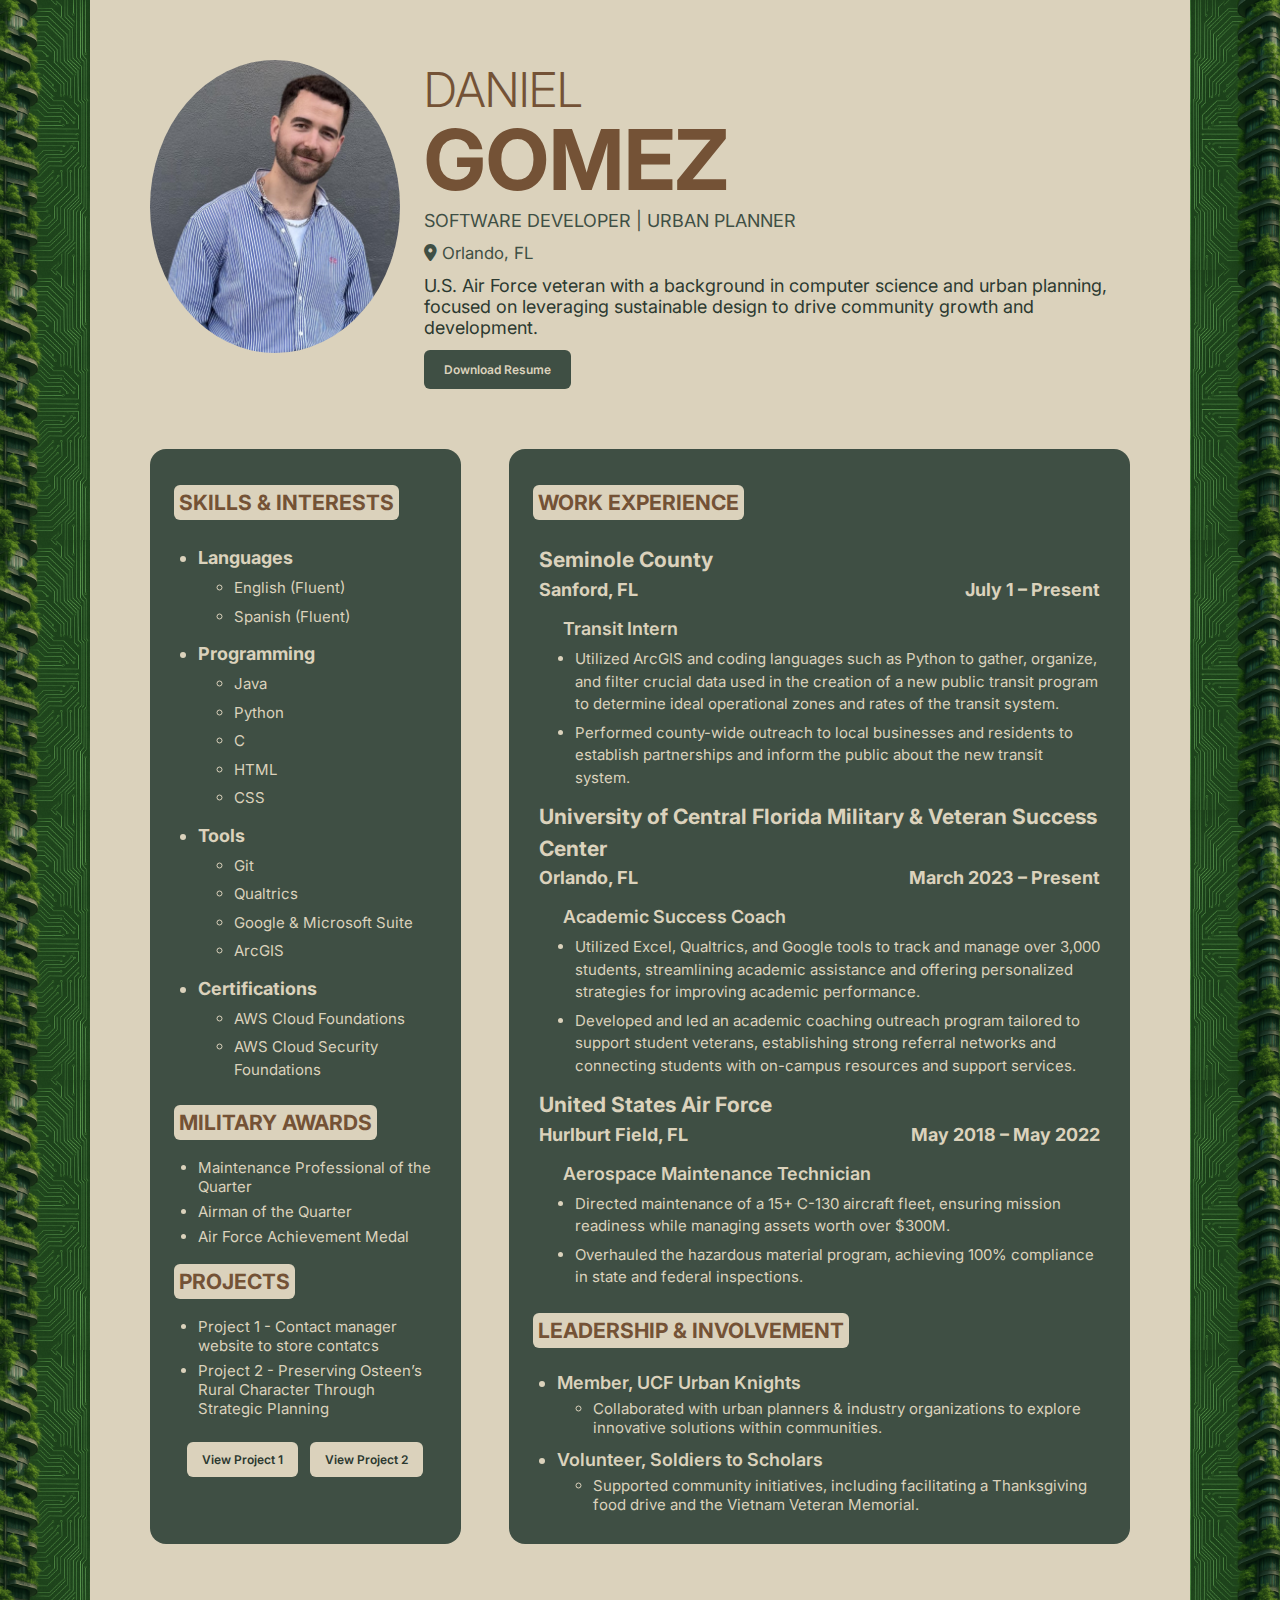
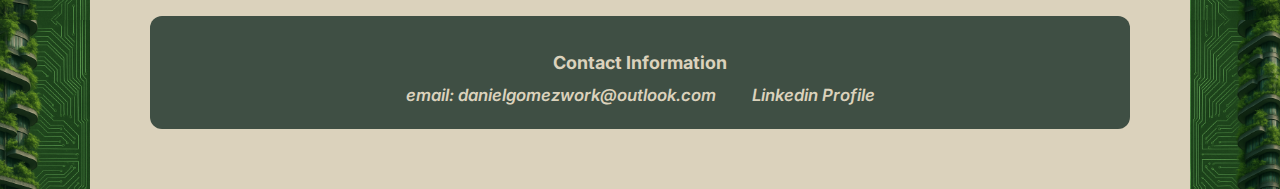
<file: index.html>
<!DOCTYPE html>
<html lang ="en">

<head>
    <meta charset="UTF-8">
    <meta http-equiv="X-UA-Compatible" content="Chrome, Mozilla">
    <meta name="viewport" content="width=device-width, initial-scale=1.0">
    <title>Resume</title>

    <!-- Main stylesheet -->
    <link rel="stylesheet" href="style.css?v=23">

    <!-- Font for map-marker icon -->
    <link rel="stylesheet" href="https://cdnjs.cloudflare.com/ajax/libs/font-awesome/6.4.0/css/all.min.css">

</head>

<body>
  <div class="container">

    <!-- ===================== TOP SECTION ===================== -->

    <header class="top profile">
      <section class="top_container">
        <div class="top_alignment">
          <img src="Images/ResumePicture.jpg" 
               alt="Daniel Gomez headshot"
               width="200" 
               height="250"/>
        </div>
        <div>
          <h1 class="top_resume_name">
            <span class="top_firstName">Daniel</span>
            <span class="top_lastName">Gomez</span>
          </h1>

          <p class="top_title">Software Developer | Urban Planner</p>
          <!-- Location with upside-down raindrop pin -->
          <p class="top_location">
            <i class="fas fa-map-marker-alt" aria-hidden="true"></i> 
            Orlando, FL
          </p>

          <p class="top_summary_statement">
            U.S. Air Force veteran with a background in computer science
            and urban planning, focused on leveraging sustainable design 
            to drive community growth and development.
          </p>

          <a class="downloadButton" href="./Current Resume.pdf" download="Resume.pdf">
            Download Resume
          </a>
        </div>
      </section>
    </header>

    <!-- ===================== LEFT SIDEBAR ===================== -->

    <aside class="left_sidebar">

      <!-- Education -->
      <section class="skills" aria-labelledby="skills_heading">
        <h2 id="skills_heading" class="title">Skills & Interests</h2>
        <ul>
          <li class="left_subheading">
            Languages
            <ul>
              <li class="inner_bullet">English (Fluent)</li>
              <li class="inner_bullet">Spanish (Fluent)</li>
            </ul>
          </li>

          <li class="left_subheading">
            Programming
            <ul>
              <li class="inner_bullet">Java</li>
              <li class="inner_bullet">Python</li>
              <li class="inner_bullet">C</li>
              <li class="inner_bullet">HTML</li>
              <li class="inner_bullet">CSS</li>
            </ul>
          </li>

          <li class="left_subheading">
            Tools
            <ul>
              <li class="inner_bullet">Git</li>
              <li class="inner_bullet">Qualtrics</li>
              <li class="inner_bullet">Google & Microsoft Suite</li>
              <li class="inner_bullet">ArcGIS</li>
            </ul>
          </li>

          <li class="left_subheading">
            Certifications
            <ul>
              <li class="inner_bullet">AWS Cloud Foundations</li>
              <li class="inner_bullet">AWS Cloud Security Foundations</li>
            </ul>
          </li>
        </ul>
      </section>

      <!----- Military Achievements ----->
      <section class="Military_achievenments">
        <h3 class="title">Military Awards</h3>
        <ul>
          <li class="left_achievement">Maintenance Professional of the Quarter</li>
          <li class="left_achievement">Airman of the Quarter</li>
          <li class="left_achievement">Air Force Achievement Medal</li>
        </ul>
      </section>

      <!----- Projects overview + buttons ----->
      <section class="Projects">
        <h2 class="title">Projects</h2>
        <ul>
          <li class="project">Project 1 - Contact manager website to store contatcs</li>
          <li class="project">Project 2 - Preserving Osteen’s Rural Character Through Strategic Planning</li>

          <!-- Buttons container to avoid floats and keep them aligned -->
          <nav class="project_buttons">
            <a class="button_Project1" href="./project1.html">View Project 1</a>
            <a class="button_Project2" href="./project2.html">View Project 2</a>
          </nav>
        </ul>
      </section>
    </aside>

    <!-- ===================== RIGHT MAIN ===================== -->
    <main class="right_main">

      <!-- Work Experience -->
      <section class="Work_experience">
        <h2 class="title">Work Experience</h2>

        <article class="work_title">
          <h3 class="work_employer">Seminole County</h3>
          <div class="meta">
            <span class="location">Sanford, FL</span>
            <span class="date">July 1 – Present</span>
          </div>
          <h4 class="right_subheading">Transit Intern</h4>
          <ul class="bullets">
            <li class="inner_bullet">
              Utilized ArcGIS and coding languages such as Python to gather, organize, and filter crucial
              data used in the creation of a new public transit program to determine ideal operational
              zones and rates of the transit system.
            </li>
            <li class="inner_bullet">
              Performed county-wide outreach to local businesses and residents to establish partnerships
              and inform the public about the new transit system.
            </li>
          </ul>
        </article>

        <article class="work_title">
          <h3 class="work_employer">University of Central Florida Military & Veteran Success Center</h3>
          <div class="meta">
            <span class="location">Orlando, FL</span>
            <span class="date">March 2023 – Present</span>
          </div>
          <h4 class="right_subheading">Academic Success Coach</h4>
          <ul class="bullets">
            <li class="inner_bullet">
              Utilized Excel, Qualtrics, and Google tools to track and manage over 3,000 students,
              streamlining academic assistance and offering personalized strategies for improving
              academic performance.
            </li>
            <li class="inner_bullet">
              Developed and led an academic coaching outreach program tailored to support student
              veterans, establishing strong referral networks and connecting students with on-campus
              resources and support services.
            </li>
          </ul>
        </article>

        <article class="work_title">
          <h3 class="work_employer">United States Air Force</h3>
          <div class="meta">
            <span class="location">Hurlburt Field, FL</span>
            <span class="date">May 2018 – May 2022</span>
          </div>
          <h4 class="right_subheading">Aerospace Maintenance Technician</h4>
          <ul class="bullets">
            <li class="inner_bullet">
              Directed maintenance of a 15+ C-130 aircraft fleet, ensuring mission readiness while
              managing assets worth over $300M.
            </li>
            <li class="inner_bullet">
              Overhauled the hazardous material program, achieving 100% compliance in state and
              federal inspections.
            </li>
          </ul>
        </article>
      </section>

      <!----- Leadership ----->
      <section class="leadership">
        <h2 class="title">Leadership & Involvement</h2>
        <ul class="skill_list">
          <li class="right_subheading">
            Member, UCF Urban Knights
            <ul>
              <li class="inner_bullet">
                Collaborated with urban planners &amp; industry organizations to explore innovative
                solutions within communities.
              </li>
            </ul>
          </li>
          <li class="right_subheading">
            Volunteer, Soldiers to Scholars
            <ul>
              <li class="inner_bullet">
                Supported community initiatives, including facilitating a Thanksgiving food drive and the
                Vietnam Veteran Memorial.
              </li>
            </ul>
          </li>
        </ul>
      </section>
    </main>

        <!-- ===================== FOOTER (CONTACT INFO) ===================== -->
    <footer class="bottom">
      <div class="contact_info">
        <h2 class="footer_heading">Contact Information</h2>
        <address>
          <p>
            <a href="mailto:danielgomezwork@outlook.com">email: danielgomezwork@outlook.com</a>
            <a href="https://www.linkedin.com/in/daniel-gomez-3306aa264" target="_blank" rel="noopener noreferrer">
              Linkedin Profile
            </a>
          </p>
        </address>
      </div>
    </footer>
  </div>
</body>
</html>
</file>
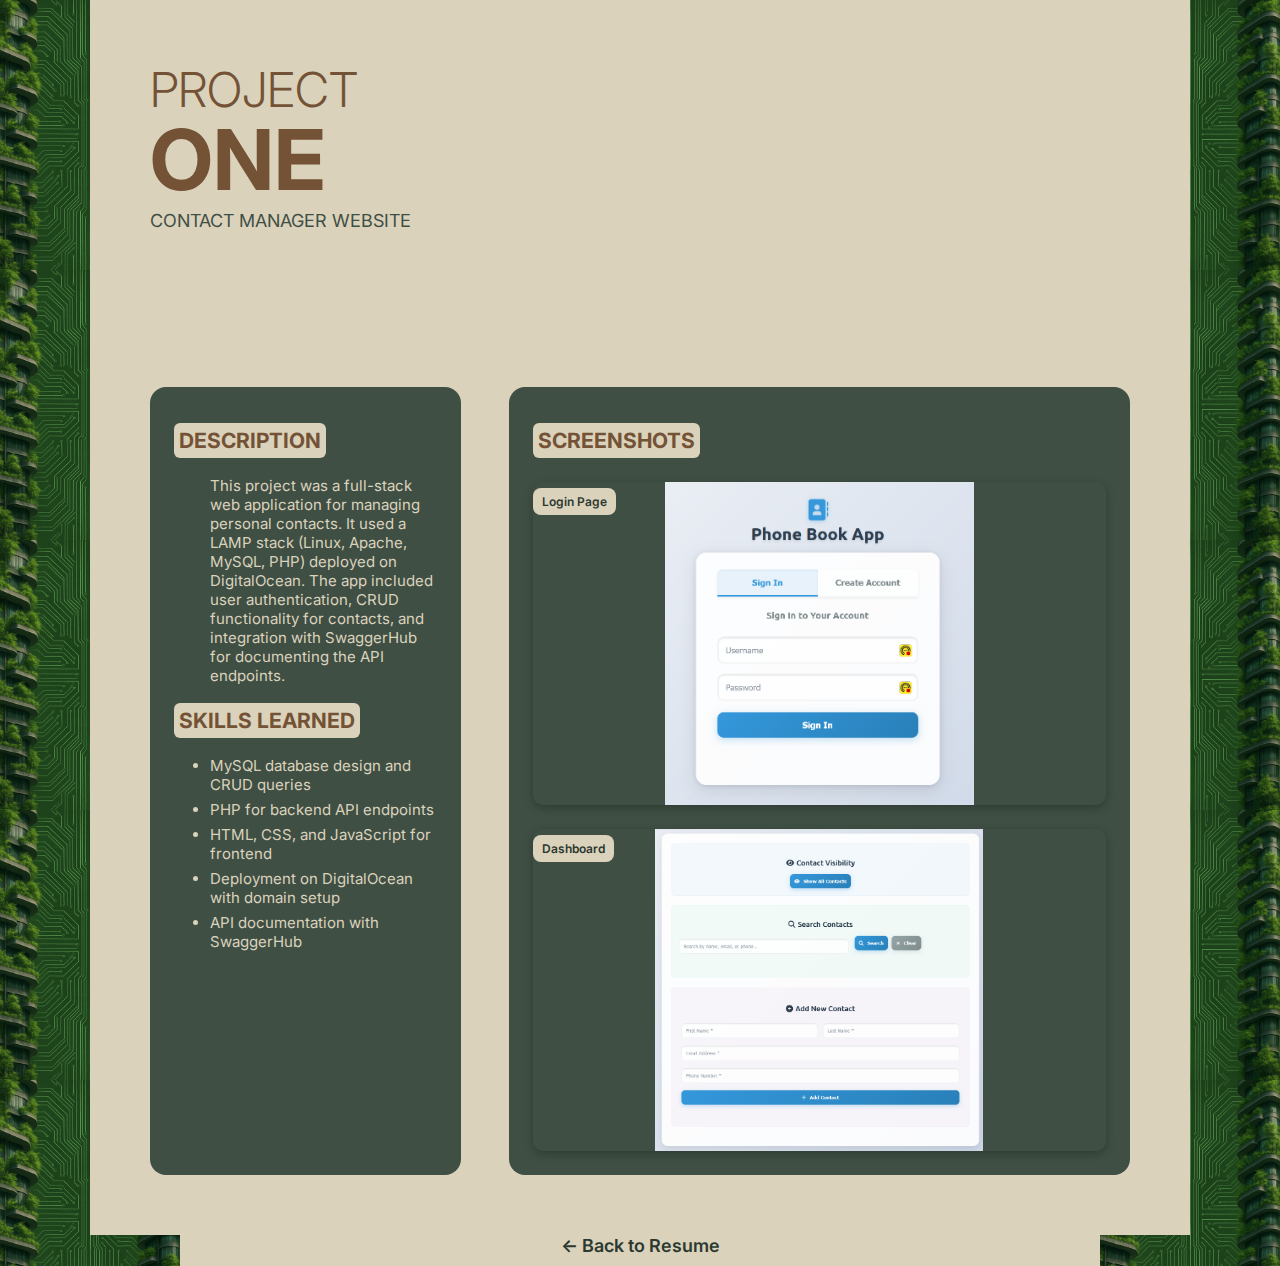
<file: project1.html>
<!DOCTYPE html>
<html lang="en">
<head>
  <meta charset="UTF-8" />
  <meta name="viewport" content="width=device-width, initial-scale=1" />
  <title>Project 1 – Contact Manager Website</title>
  <link rel="stylesheet" href="style.css" />
</head>

<body>
  <!-- ===== TOP HEADER (mirrors resume header) ===== -->
  <div class="container">
    <header class="top profile" role="banner">
      <section class="top_container">
        <div>
          <!-- Project title styled like your name -->
          <h1 class="top_resume_name">
            <span class="top_firstName">Project</span>
            <span class="top_lastName">One</span>
          </h1>
          <p class="top_title">Contact Manager Website</p>
        </div>
      </section>
    </header>
  </div>

  <!-- ===== MAIN CONTENT (two-column layout like resume) ===== -->
  <div class="container">
    <!-- Left column: Description + Skills (like sidebar) -->
    <aside class="left_sidebar">
      <section class="project_details">
        <h2 class="title">Description</h2>
        <p class="inner_bullet">
          This project was a full-stack web application for managing personal contacts.
          It used a LAMP stack (Linux, Apache, MySQL, PHP) deployed on DigitalOcean.
          The app included user authentication, CRUD functionality for contacts,
          and integration with SwaggerHub for documenting the API endpoints.
        </p>
      </section>

      <section class="project_skills">
        <h2 id="skills_heading" class="title">Skills Learned</h2>
        <ul>
          <li class="inner_bullet">MySQL database design and CRUD queries</li>
          <li class="inner_bullet">PHP for backend API endpoints</li>
          <li class="inner_bullet">HTML, CSS, and JavaScript for frontend</li>
          <li class="inner_bullet">Deployment on DigitalOcean with domain setup</li>
          <li class="inner_bullet">API documentation with SwaggerHub</li>
        </ul>
      </section>
    </aside>

    <!-- Right column: Screenshots -->
    <main class="right_main">
      <h2 class="title">Screenshots</h2>

      <!-- Use figure/figcaption for semantics; images are set via CSS backgrounds -->
      <section class="project_gallery">
        <figure class="screenshot p1">
          <figcaption>Login Page</figcaption>
        </figure>
        <figure class="screenshot p2">
          <figcaption>Dashboard</figcaption>
        </figure>
      </section>
    </main>
  </div>

  <!-- ===== FOOTER NAV BACK ===== -->
  <footer>
    <nav class="back_info">
      <p><a class="back_link" href="index.html">← Back to Resume</a></p>
    </nav>
  </footer>
</body>
</html>
</file>
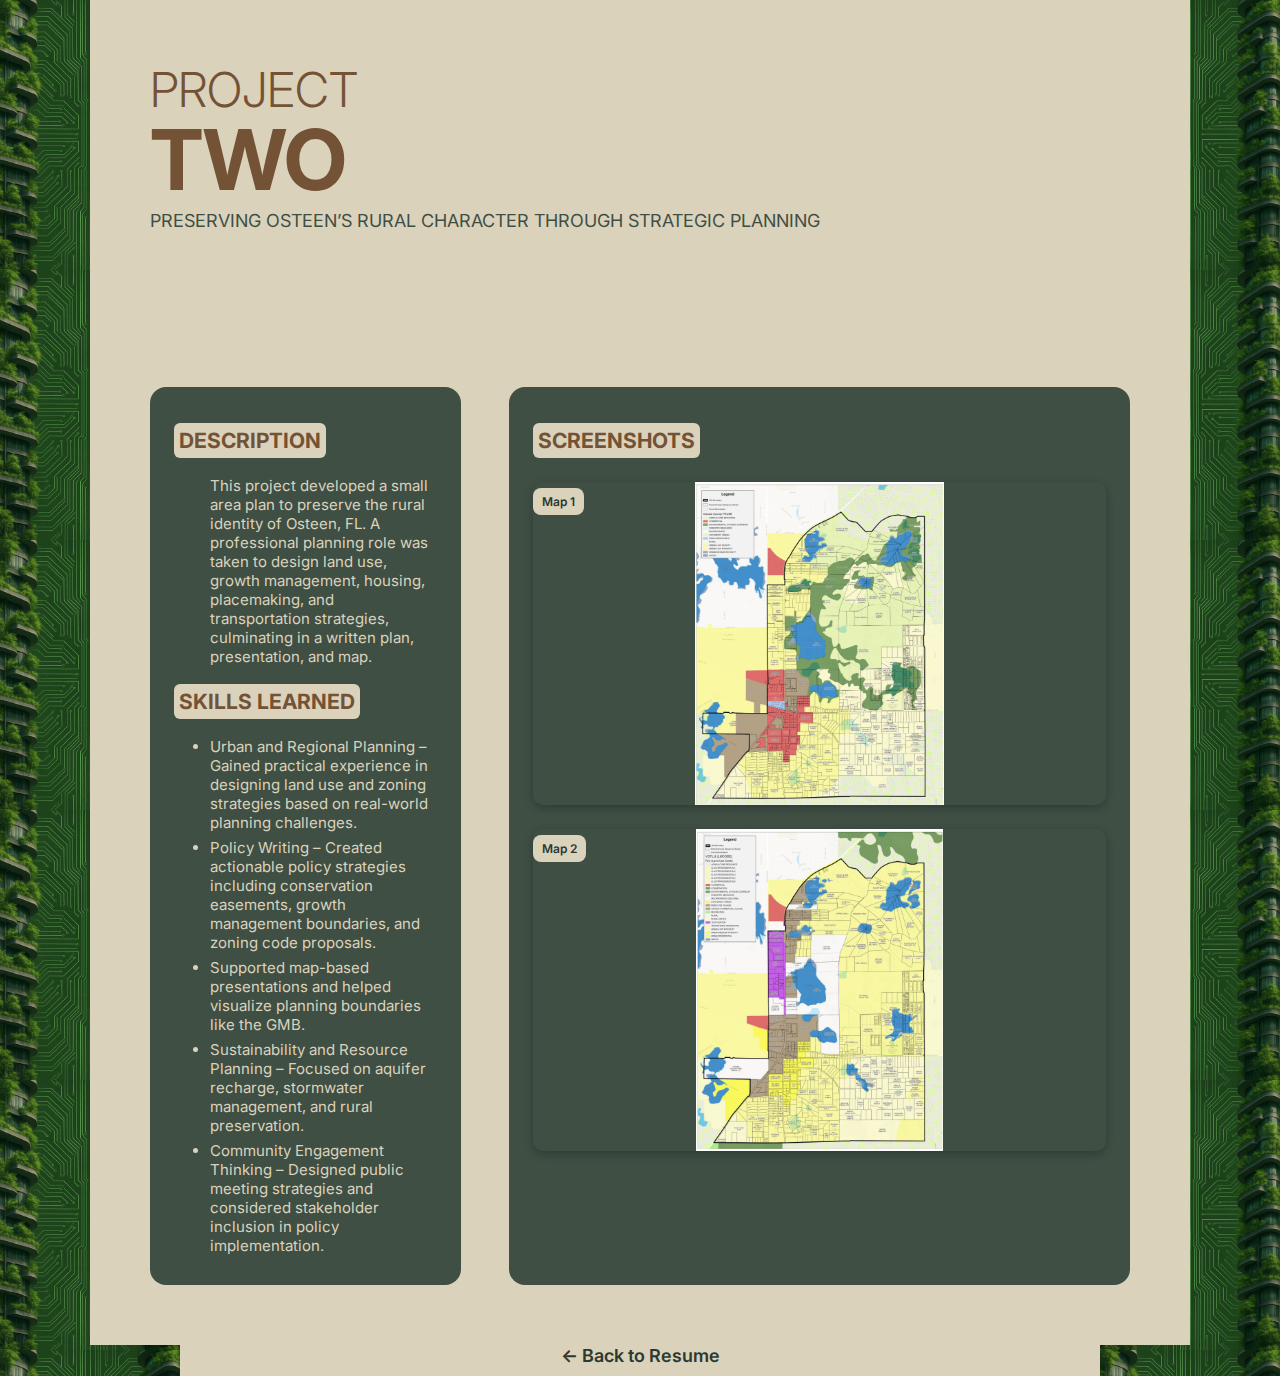
<file: project2.html>
<!DOCTYPE html>
<html lang="en">
<head>
  <meta charset="UTF-8" />
  <meta name="viewport" content="width=device-width, initial-scale=1" />
  <title>Project 2 – City Growth Management Plan</title>
  <link rel="stylesheet" href="style.css?v=19" />
</head>

<body>
  <!-- ===== TOP HEADER (mirrors resume header) ===== -->
  <div class="container">
    <header class="top profile" role="banner">
      <section class="top_container">
        <div>
          <!-- Project title styled like your name -->
          <h1 class="top_resume_name">
            <span class="top_firstName">Project</span>
            <span class="top_lastName">Two</span>
          </h1>
          <p class="top_title">Preserving Osteen’s Rural Character Through Strategic Planning</p>
        </div>
      </section>
    </header>
  </div>

  <!-- ===== MAIN CONTENT (two-column layout like resume) ===== -->
  <div class="container">
    <!-- Left column: Description + Skills (like sidebar) -->
    <aside class="left_sidebar">
      <section class="project_details">
        <h2 class="title">Description</h2>
        <p class="inner_bullet">
          This project developed a small area plan to preserve 
          the rural identity of Osteen, FL. A professional planning role 
          was taken to design land use, growth management, housing,
          placemaking, and transportation strategies, culminating in a 
          written plan, presentation, and map.
        </p>
      </section>

      <section class="project_skills">
        <h2 id="skills_heading" class="title">Skills Learned</h2>
        <ul>
          <li class="inner_bullet">Urban and Regional Planning – Gained practical 
            experience in designing land use and zoning strategies based on real-world 
            planning challenges.
          </li>
          <li class="inner_bullet">Policy Writing – Created actionable policy strategies 
            including conservation easements, growth management boundaries, and zoning 
            code proposals.
          </li>
          <li class="inner_bullet">Supported map-based presentations and helped visualize 
            planning boundaries like the GMB.
          </li>
          <li class="inner_bullet">Sustainability and Resource Planning – Focused on aquifer 
            recharge, stormwater management, and rural preservation.
          </li>
          <li class="inner_bullet">Community Engagement Thinking – Designed public meeting 
            strategies and considered stakeholder inclusion in policy implementation.
          </li>
        </ul>
      </section>
    </aside>

    <!-- Right column: Screenshots -->
    <main class="right_main">
      <h2 class="title">Screenshots</h2>

      <!-- Use figure/figcaption for semantics; images are set via CSS backgrounds -->
      <section class="project_gallery">
        <figure class="screenshot p3">
          <figcaption>Map 1</figcaption>
        </figure>
        <figure class="screenshot p4">
          <figcaption>Map 2</figcaption>
        </figure>
      </section>
    </main>
  </div>

  <!-- ===== FOOTER NAV BACK ===== -->
  <footer>
    <nav class="back_info">
      <p><a class="back_link" href="index.html">← Back to Resume</a></p>
    </nav>
  </footer>
</body>
</html>
</file>
<file: style.css>
/* Import Inter font from Google Fonts */
@import url('https://fonts.googleapis.com/css2?family=Inter:ital,opsz,wght@0,14..32,100..900;1,14..32,100..900&display=swap');

/* Reset default browser styles */
*{
    padding: 0;
    margin: 0;
    box-sizing: border-box;
}

/* Root color variables for easy theming */
:root{
    --primary-color: #745236;    /* accent text / highlight / hover */
    --text-color: #2C3930;       /* body text */
    --background-color: #dbd2bc; /* main page background */
    --accent-color: #3F4F44;     /* panels / dark areas */
}

/* Base font size */
html{
    font-size: 12px; /* everything else scales from here */
}

/* Global body styles */
body{
    font-family: Inter, sans-serif;
    color: var(--text-color);
    /* image repeating on sides */
    background:
        url("/Images/Building6.png") left top repeat-y,   /* left banner */
        url("/Images/Building6.png") right top repeat-y,  /* right banner */
        var(--background-color);                           /* main center */
    background-size: 180px auto, 180px auto, auto; /* banner width */
        
}

/* Default image style */
img{
    width: 100%;      /* responsive image */
    height: auto;
    display: block;
    border-radius: 50%; /* circular headshot */
    object-fit: cover;
    object-position: 10% 50%;
}

/* Section titles */
.title{
    background-color: var(--background-color);
    color: var(--primary-color);
    border-radius: 6px;
    padding: 5px;
    display: inline-block;
    font-weight: 700;
    font-size: 1.75rem;
    text-transform: uppercase;
    margin: 1rem 0;
}

/* Grid container that holds sidebar and main content */
.container{
    max-width: 1100px;
    width: 90%;
    margin: 0 auto;
    display: grid;
    grid-template-columns: 1fr 2fr; /* sidebar + main */
    gap: 4rem;
    padding: 5rem;
    background: var(--background-color);
}

/* Responsive: stack columns into 1 on smaller screens */
@media screen and (max-width: 768px) {
    .container {
        width: 100%;
        grid-template-columns: 1fr;
        padding: 3rem;
        gap: 7rem;
    }
    .top_container{
        flex-direction: column; /* stack headshot and text */
    }
}

/* ========== TOP SECTION ========== */

/* Ensures top header spans full width */
.top{
    grid-column: 1 / -1;
    margin-bottom: 2rem;
}

/* Limits image size */
.top_alignment{ 
    max-width: 250px; 
}

/* Flexbox for headshot + resume text */
.top_container{     
    display: flex;
    gap: 2rem;
    color: #3F4F44;
}

/* First name styling */
.top_firstName{
    color: var(--primary-color);
    font-weight: 300;
    font-size: clamp(2rem, 8vw, 4rem);
    text-transform: uppercase;
    display: block;
    margin-bottom: -0.8rem;
}

/* Last name styling */
.top_lastName{
    color: var(--primary-color);
    font-weight: 700;
    font-size: clamp(2.5rem, 15vw, 7rem);
    text-transform: uppercase;
    display: block;
}

/* Location line with pin icon */
.top_location{ 
    font-size: 1.4rem; 
}

/* Job title under name */
.top_title{
    font-size: 1.5rem;
    font-weight: 400;
    text-transform: uppercase;
    margin-bottom: 1rem;
}

/* Resume summary paragraph */
.top_summary_statement{
    margin: 1rem 0 2rem;
    font-size: 1.5rem;
    font-weight: 400;
    color: var(--text-color);
}

/* Download resume button */
.downloadButton{
    background-color: var(--accent-color);
    color: var(--background-color);
    border: none;
    border-radius: 6px;
    padding: 12px 20px;
    font-size: 1rem;
    font-weight: 600;
    cursor: pointer;
    transition: background-color 0.3s ease, color 0.3s ease;
}
.downloadButton:hover{
  background-color: var(--primary-color);
  color: #ffffff;
}

/* Global link style */
a{
    text-decoration: none;
    color: var(--primary-color);
}

/* ========== LEFT SIDEBAR ========== */
.left_sidebar{
    background-color: var(--accent-color);
    padding: 2rem;
    border-radius: 16px;
}

/* Section headings inside sidebar */
.left_subheading{
    font-size: 1.5rem;
    font-weight: 700;
    margin: 1rem 0 1rem 2rem;
    line-height: 1.5;
    color: var(--background-color);
}    

/* Bullets under sidebar headings */
.inner_bullet{
    font-size: 1.25rem;
    margin: 0.5rem 0 0.5rem 3rem;
    font-weight: 400;
    color: var(--background-color);
}

/* Achievements in military section */
.left_achievement{
    font-size: 1.25rem;
    margin: 0.5rem 0 0.5rem 2rem;
    font-weight: 400;
    color: var(--background-color);
}

/* Project list items in sidebar */
.project{
    font-size: 1.25rem;
    margin: 0.5rem 0 0.5rem 2rem;
    font-weight: 400;
    color: var(--background-color);
}

/* Container for project buttons */
.project_buttons {
    display: flex;
    justify-content: center;
    gap: 1rem;
    margin-top: 1rem;
}

/* Project buttons styling */
.button_Project1, .button_Project2 {
    background-color: var(--background-color);
    color: var(--text-color);
    border: none;
    border-radius: 6px;
    padding: 10px 15px;
    font-size: 1rem;
    font-weight: 600;
    cursor: pointer;
    transition: background-color 0.3s ease, color 0.3s ease;
    text-align: center;
    margin-top: 1rem;
}
.button_Project1:hover, .button_Project2:hover {
    background-color: var(--primary-color);
    color: #ffffff;
}

/* ========== RIGHT MAIN SECTION ========== */
.right_main{
    background-color: var(--accent-color);
    padding: 2rem;
    border-radius: 16px;
}

/* Work section employer title */
.work_title{
    font-size: 1.5rem;
    font-weight: 700;
    margin: 1rem 0.5rem;
    line-height: 1.5;
    color: var(--background-color);
}  

/* Work location text */
.location{
    font-size: 1.5rem;      
    font-weight: 700;       
    line-height: 1.5;
    color: var(--background-color);
}

/* Work dates (currently floated right) */
.date{
    font-size: 1.5rem;      
    font-weight: 700;       
    margin-bottom: 1rem;
    line-height: 1.5;
    color: var(--background-color);
    float: right; /* could be replaced with flex in .meta */
}

/* Job role under employer */
.right_subheading{
    font-size: 1.5rem;
    font-weight: 600;
    margin-top: 1rem;
    margin-left: 2rem;
    color: var(--background-color);
}

/* ========== FOOTER CONTACT ========== */
.bottom{
    grid-column: 1 / -1;
    margin-top: 2rem;
    padding: 2rem;
    background-color: var(--accent-color);
    border-radius: 12px;
    text-align: center;
}

.footer_heading{
    color: var(--background-color);
    margin: 1rem;
}

/* Layout for contact links (email + LinkedIn) */
.contact_info p{
  display: flex;
  justify-content: center;
  gap: 3rem;
  flex-wrap: wrap;
}

/* Style for contact links */
.contact_info a{
  font-size: 1.4rem;
  color: var(--background-color);
  font-weight: 600;
  transition: color 0.3s ease;
}
.contact_info a:hover, .contact_info a:focus{
    color: #ffffff;
    text-decoration: underline;
}

/* ========== Project 1 & 2 ========== */
/* Everything kept the same style wise except for screenshots*/

/* flexbox container to put screenshots side by side */
.project_gallery {
    display: flex;
    display: flex;
    flex-direction: column;   /* stack one above the other */
    align-items: center;      /* center in the column */
    gap: 2rem;                /* space between screenshots */
    margin-top: 1rem;
}

/* base screenshot box */
.screenshot {
    width: 100%;
    max-width: 900px;         /* bigger box */
    aspect-ratio: 16/9;       /* consistent shape */
    background-size: contain; /* show whole image */
    background-repeat: no-repeat;
    background-position: center;
    border-radius: 10px;
    box-shadow: 0 3px 8px rgba(0,0,0,0.25);
    margin: 0;                /* remove default figure margins */ 
}

/* Used AI here because I had trouble changing the figcaption color */
.screenshot > figcaption {
    display: inline-block;
    margin-top: .5rem;
    background-color: var(--background-color);   /* <-- white background */
    color: var(--text-color);    /* use your main text color for contrast */
    padding: .5rem .75rem;
    text-align: center;
    border-radius: 8px;
    font-weight: 600;
}

/* first screenshot (login page) */
.screenshot.p1{
    background-image: url("Images/P1.1.png");
}

/* second screenshot (dashboard) */
.screenshot.p2{
    background-image: url("Images/P1.2.png");
}
/* third screenshot (map 1) */
.screenshot.p3{
    background-image: url("Images/P2.1.png");
}

/* fourth screenshot (map 2) */
.screenshot.p4{
    background-image: url("Images/P2.2.png");
}
/* Center the single back link without a full-width row */
.back_info{
    display: flex;
    justify-content: center;
}

/* Project buttons styling */
.back_link{
    background-color: var(--background-color);
    color: var(--text-color);
    border: none;
    border-radius: 6px;
    padding: 10px 15px;
    font-size: 1.5rem;
    font-weight: 600;
    cursor: pointer;
    transition: background-color 0.3s ease, color 0.3s ease;
    text-align: center;
    margin-top: 1rem;
}
.back_link:hover{
    background-color: var(--primary-color);
    color: #ffffff;
}
</file>
